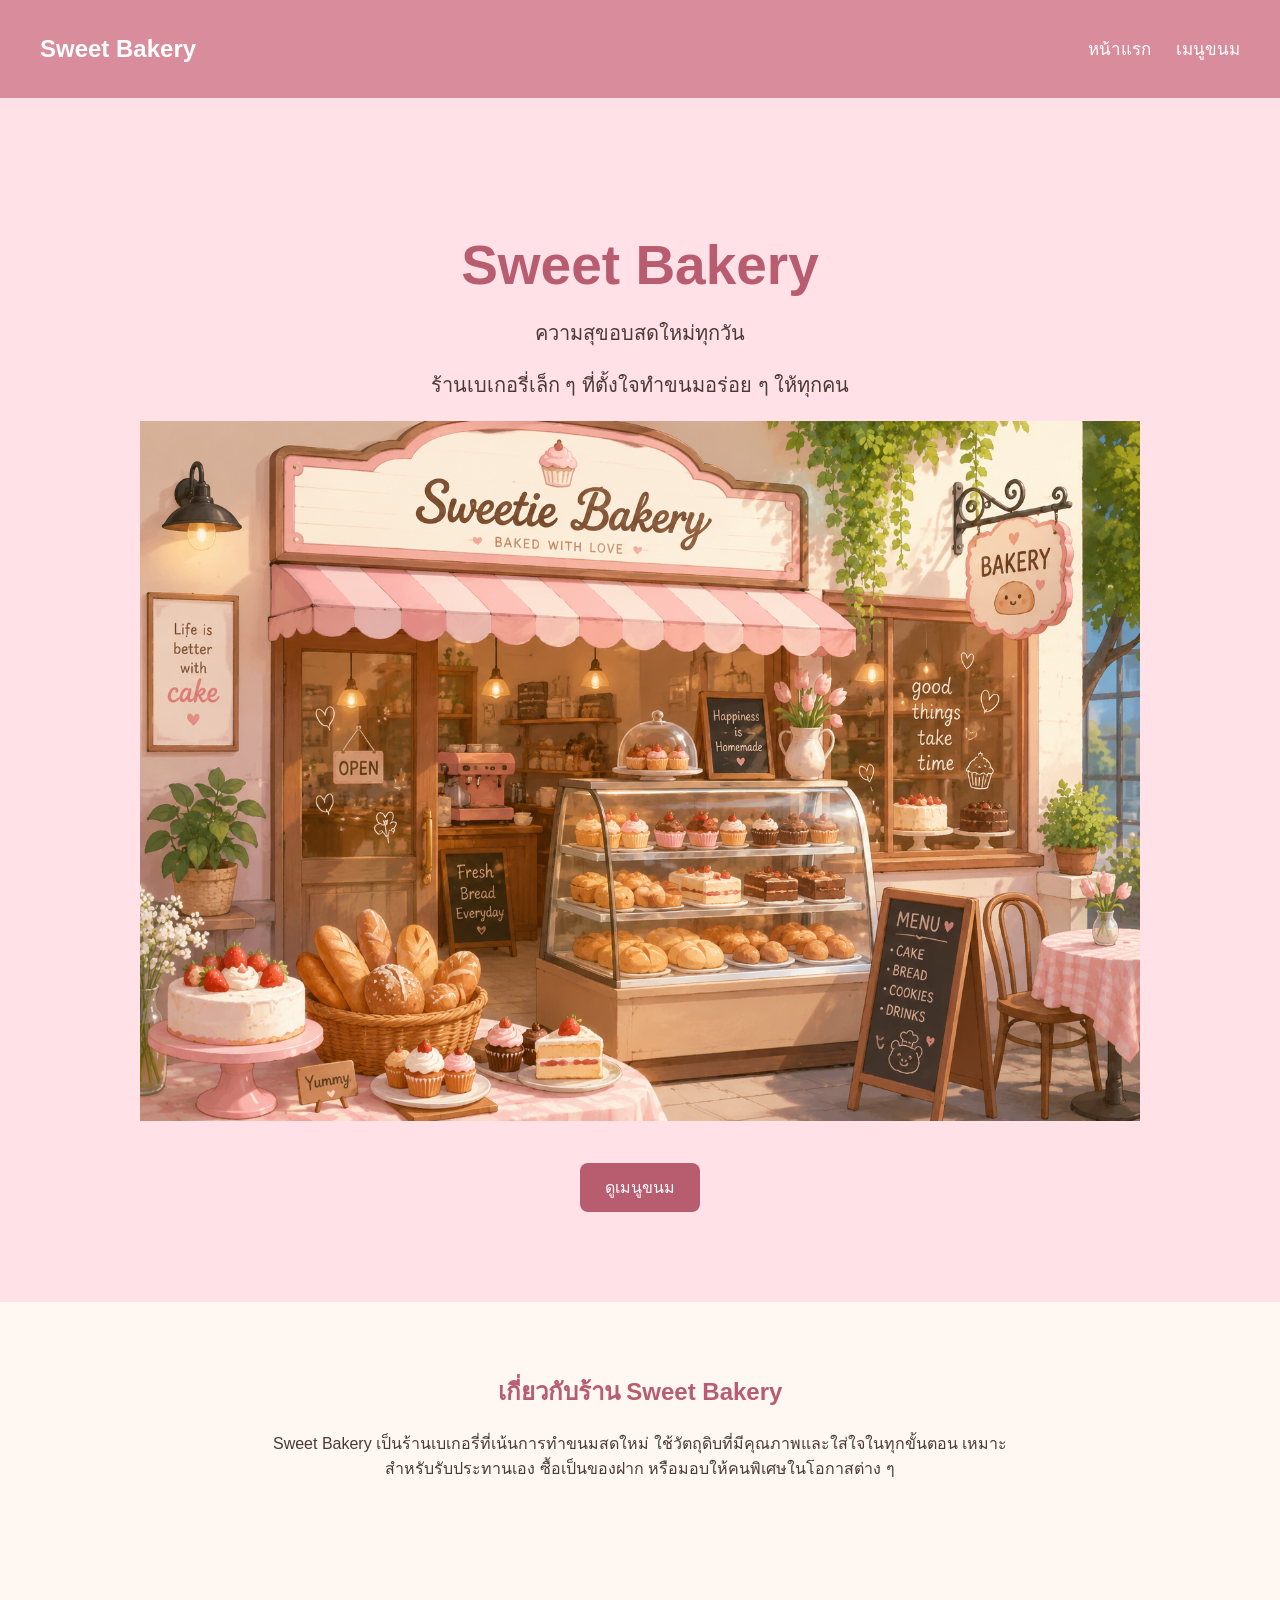
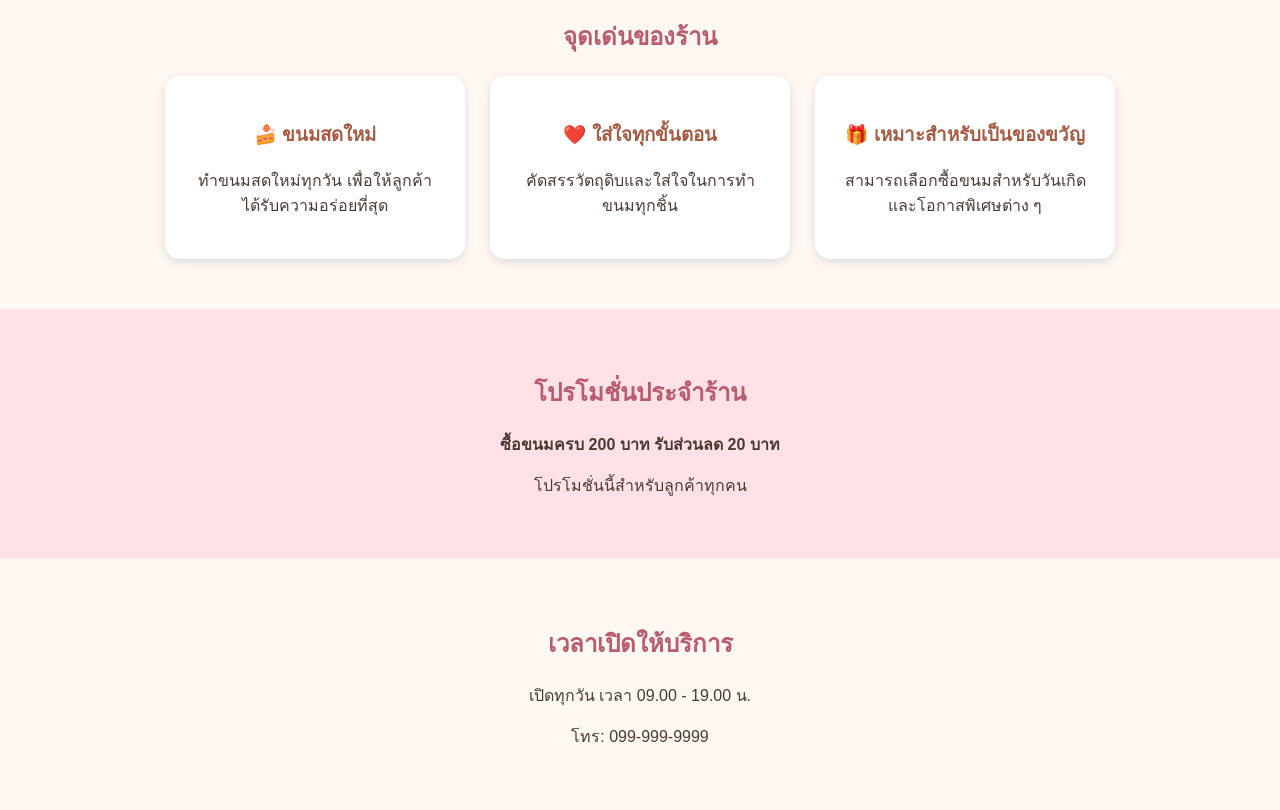
<file: index.html>
<!DOCTYPE html>
<html lang="th">
<head>
    <meta charset="UTF-8">
    <title>Sweet Bakery</title>
    <link rel="stylesheet" href="style.css">
</head>

<body>

    <nav>
        <h2>Sweet Bakery</h2>
        <a href="index.html">หน้าแรก</a>
        <a href="menu.html">เมนูขนม</a>
    </nav>

    <!-- ส่วนแนะนำร้าน -->
    <section class="hero">
        <h1>Sweet Bakery</h1>
        <p>ความสุขอบสดใหม่ทุกวัน</p>
        <p>ร้านเบเกอรี่เล็ก ๆ ที่ตั้งใจทำขนมอร่อย ๆ ให้ทุกคน</p>

        <img src="b.png" width="1000" height="700  alt="ร้าน Sweet Bakery">

        <br><br>

        <a class="button" href="menu.html">ดูเมนูขนม</a>
    </section>

    <!-- เกี่ยวกับร้าน -->
    <section class="about">
        <h2>เกี่ยวกับร้าน Sweet Bakery</h2>

        <p>
            Sweet Bakery เป็นร้านเบเกอรี่ที่เน้นการทำขนมสดใหม่
            ใช้วัตถุดิบที่มีคุณภาพและใส่ใจในทุกขั้นตอน
            เหมาะสำหรับรับประทานเอง ซื้อเป็นของฝาก
            หรือมอบให้คนพิเศษในโอกาสต่าง ๆ
        </p>
    </section>

    <!-- จุดเด่น -->
    <section class="features">

        <h2>จุดเด่นของร้าน</h2>

        <div class="feature-box">

            <div>
                <h3>🍰 ขนมสดใหม่</h3>
                <p>ทำขนมสดใหม่ทุกวัน เพื่อให้ลูกค้าได้รับความอร่อยที่สุด</p>
            </div>

            <div>
                <h3>❤️ ใส่ใจทุกขั้นตอน</h3>
                <p>คัดสรรวัตถุดิบและใส่ใจในการทำขนมทุกชิ้น</p>
            </div>

            <div>
                <h3>🎁 เหมาะสำหรับเป็นของขวัญ</h3>
                <p>สามารถเลือกซื้อขนมสำหรับวันเกิดและโอกาสพิเศษต่าง ๆ</p>
            </div>

        </div>

    </section>

    <!-- โปรโมชั่น -->
    <section class="promotion">
        <h2>โปรโมชั่นประจำร้าน</h2>
        <p class="promo-text"><strong>ซื้อขนมครบ 200 บาท รับส่วนลด 20 บาท</strong></p>
        <p>โปรโมชั่นนี้สำหรับลูกค้าทุกคน</p>
    </section>

    <!-- เวลาเปิดร้าน -->
    <section class="opening">
        <h2>เวลาเปิดให้บริการ</h2>
        <p>เปิดทุกวัน เวลา 09.00 - 19.00 น.</p>
        <p>โทร: 099-999-9999</p>
    </section>

</body>
</html>
</file>
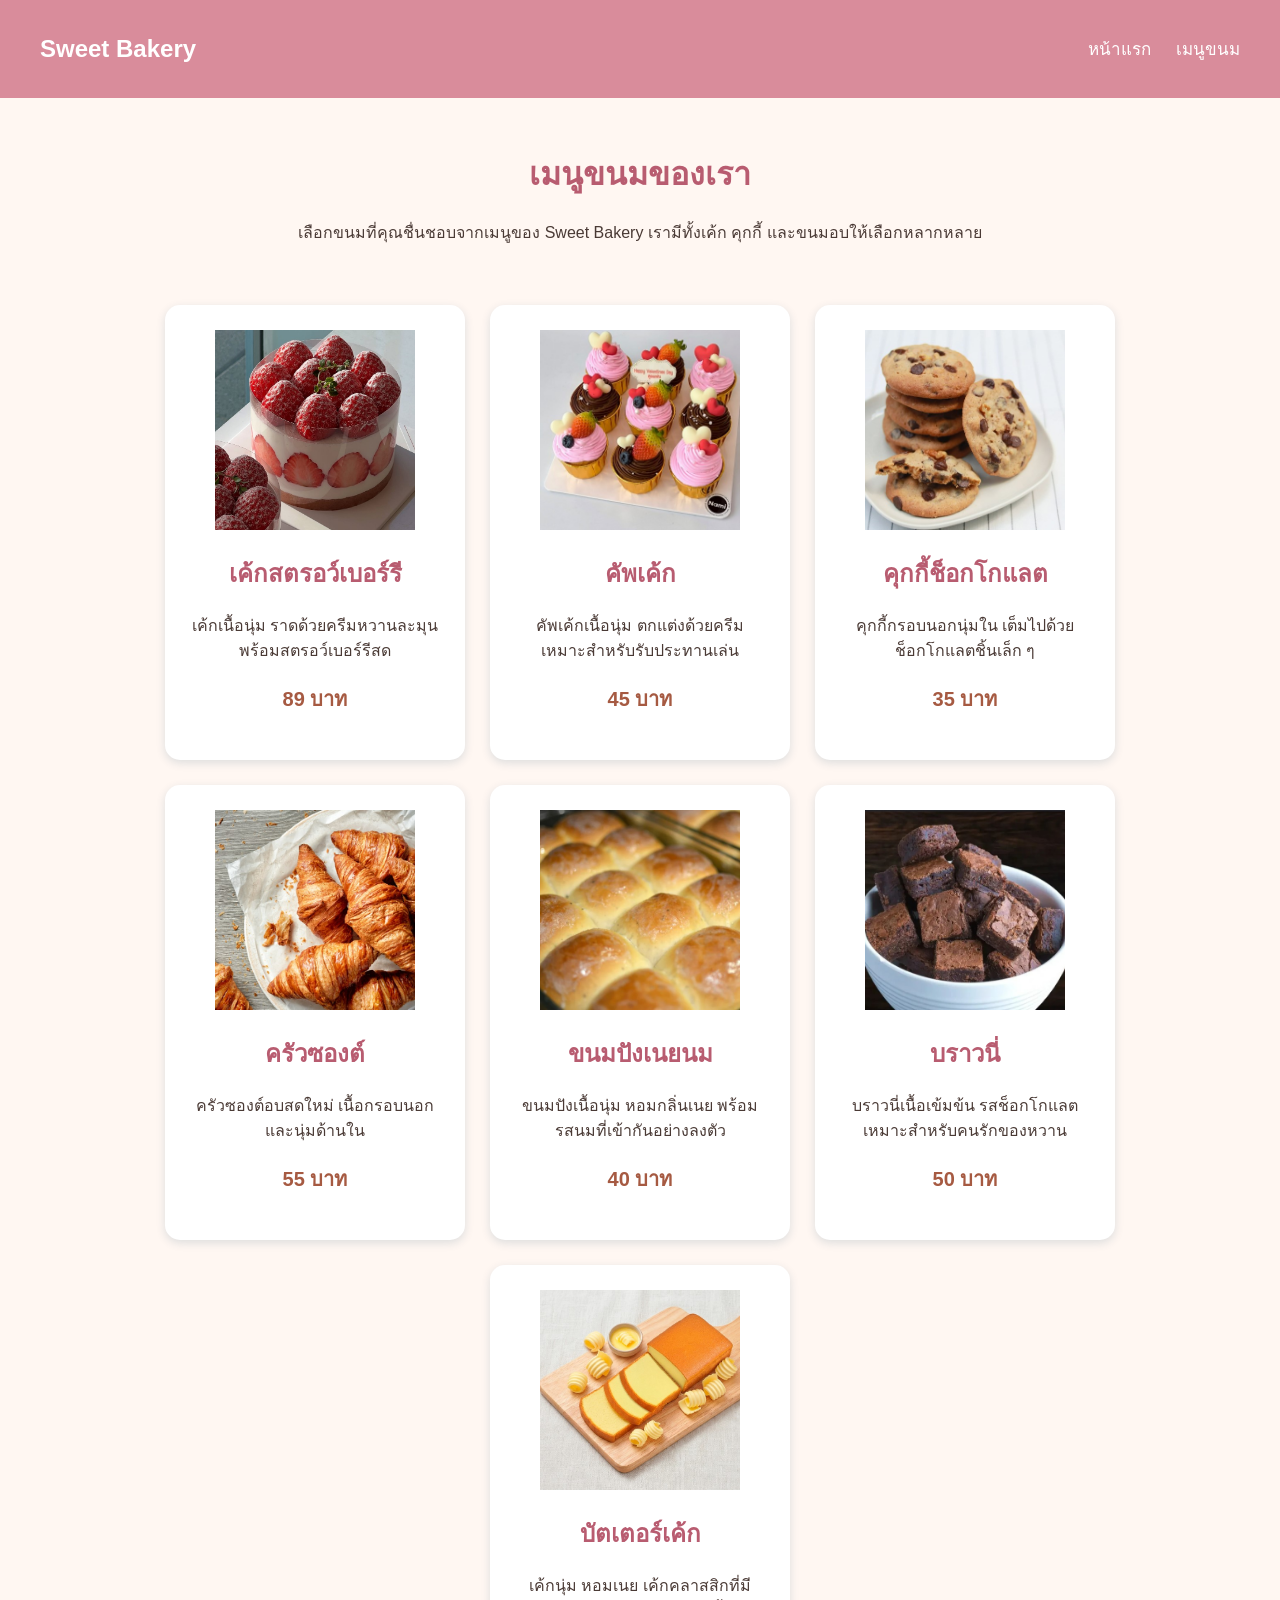
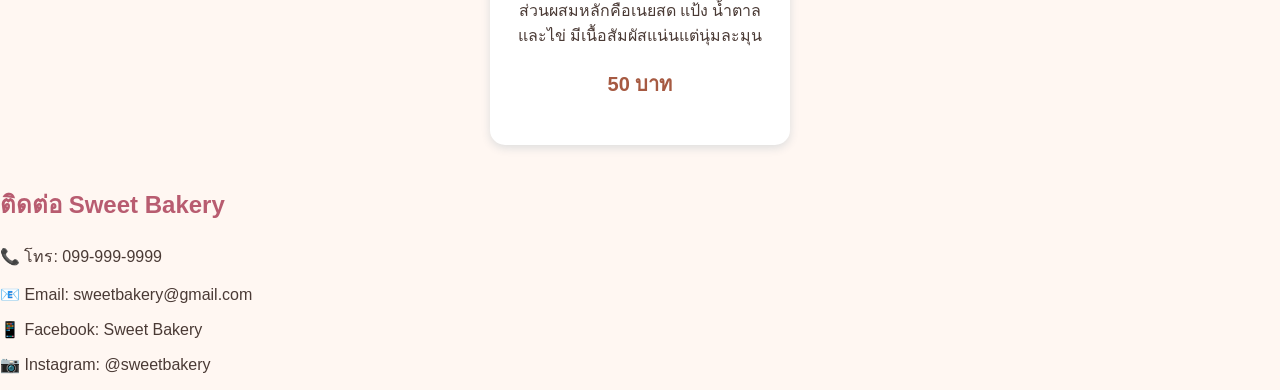
<file: menu.html>
<!DOCTYPE html>
<html lang="th">
<head>
    <meta charset="UTF-8">
    <title>เมนูขนม - Sweet Bakery</title>
    <link rel="stylesheet" href="style.css">
</head>

<body>

    <nav>
        <h2>Sweet Bakery</h2>
        <a href="index.html">หน้าแรก</a>
        <a href="menu.html">เมนูขนม</a>
    </nav>

    <h1 class="title">เมนูขนมของเรา</h1>

    <p class="menu-intro">
        เลือกขนมที่คุณชื่นชอบจากเมนูของ Sweet Bakery
        เรามีทั้งเค้ก คุกกี้ และขนมอบให้เลือกหลากหลาย
    </p>

    <section class="menu">

        <div class="card">
           <img src="K.jpg" width="200" height="200 alt="เค้กสตรอว์เบอร์รี">
            <h2>เค้กสตรอว์เบอร์รี</h2>
            <p>
                เค้กเนื้อนุ่ม ราดด้วยครีมหวานละมุน
                พร้อมสตรอว์เบอร์รีสด
            </p>
            <h3>89 บาท</h3>
        </div>

        <div class="card">
            <img src="kk.jpg" width="200" height="200 alt="คัพเค้ก">
            <h2>คัพเค้ก</h2>
            <p>
                คัพเค้กเนื้อนุ่ม ตกแต่งด้วยครีม
                เหมาะสำหรับรับประทานเล่น
            </p>
            <h3>45 บาท</h3>
        </div>

        <div class="card">
            <img src="g.jpg" width="200" height="200 alt="คุกกี้ช็อกโกแลต">
            <h2>คุกกี้ช็อกโกแลต</h2>
            <p>
                คุกกี้กรอบนอกนุ่มใน
                เต็มไปด้วยช็อกโกแลตชิ้นเล็ก ๆ
            </p>
            <h3>35 บาท</h3>
        </div>

        <div class="card">
            <img src="KS.jpg" width="200" height="200 alt="ครัวซองต์">
            <h2>ครัวซองต์</h2>
            <p>
                ครัวซองต์อบสดใหม่
                เนื้อกรอบนอกและนุ่มด้านใน
            </p>
            <h3>55 บาท</h3>
        </div>

        <div class="card">
           <img src="NN.jpg" width="200" height="200 alt="ขนมปังเนยนม">
            <h2>ขนมปังเนยนม</h2>
            <p>
                ขนมปังเนื้อนุ่ม หอมกลิ่นเนย
                พร้อมรสนมที่เข้ากันอย่างลงตัว
            </p>
            <h3>40 บาท</h3>
        </div>

        <div class="card">
            <img src="bn.jpg" width="200" height="200 alt="บราวนี่">
            <h2>บราวนี่</h2>
            <p>
                บราวนี่เนื้อเข้มข้น
                รสช็อกโกแลต เหมาะสำหรับคนรักของหวาน
            </p>
            <h3>50 บาท</h3>

        </div>
         <div class="card">
            <img src="BK.jpg" width="200" height="200 alt="บัตเตอร์เค้ก">
            <h2>บัตเตอร์เค้ก</h2>
            <p>
               เค้กนุ่ม หอมเนย
               เค้กคลาสสิกที่มีส่วนผสมหลักคือเนยสด แป้ง น้ำตาล และไข่ มีเนื้อสัมผัสแน่นแต่นุ่มละมุน
            </p>
            <h3>50 บาท</h3>
        </div>


    </section>

    <!-- ช่องทางติดต่อ -->
    <section class="contact">

        <h2>ติดต่อ Sweet Bakery</h2>

        <p>📞 โทร: 099-999-9999</p>
        <p>📧 Email: sweetbakery@gmail.com</p>
        <p>📱 Facebook: Sweet Bakery</p>
        <p>📷 Instagram: @sweetbakery</p>

    </section>

</body>
</html>
</file>
<file: style.css>
body {
    margin: 0;
    font-family: Arial, Tahoma, sans-serif;
    background-color: #fff7f2;
    color: #4a3a35;
}

/* Navigation */
nav {
    background-color: #d98c9b;
    padding: 15px 40px;
    display: flex;
    align-items: center;
    gap: 25px;
}

nav h2 {
    color: white;
    margin-right: auto;
}

nav a {
    color: white;
    text-decoration: none;
    font-size: 17px;
}

nav a:hover {
    text-decoration: underline;
}

/* หน้าแรก */
.hero {
    text-align: center;
    padding: 90px 20px;
    background-color: #ffe1e7;
}

.hero h1 {
    font-size: 55px;
    color: #b85c70;
    margin-bottom: 10px;
}

.hero p {
    font-size: 20px;
}

.button {
    display: inline-block;
    margin-top: 20px;
    padding: 12px 25px;
    background-color: #b85c70;
    color: white;
    text-decoration: none;
    border-radius: 8px;
}

/* เกี่ยวกับร้าน */
.about {
    text-align: center;
    padding: 50px 20%;
}

.about h2,
.features h2,
.promotion h2,
.opening h2,
.contact h2 {
    color: #b85c70;
}

/* จุดเด่น */
.features {
    text-align: center;
    padding: 50px 20px;
}

.feature-box {
    display: flex;
    justify-content: center;
    gap: 25px;
}

.feature-box div {
    background-color: white;
    width: 250px;
    padding: 25px;
    border-radius: 15px;
    box-shadow: 0 3px 10px #ddd;
}

.feature-box h3 {
    color: #a65a42;
}

/* โปรโมชั่น */
.promotion {

    text-align: center;

    padding: 45px;

    background-color: #ffe1e7;

}

/* เวลาเปิดร้าน */
.opening {
    text-align: center;
    padding: 45px;
}

/* หน้าเมนู */
.title {
    text-align: center;
    color: #b85c70;
    margin-top: 50px;
}

.menu-intro {
    text-align: center;
    margin: 20px auto 40px;
}

.menu {
    display: flex;
    justify-content: center;
    flex-wrap: wrap;
    gap: 25px;
    padding: 20px 50px;
}

.card {
    background-color: white;
    width: 250px;
    padding: 25px;
    text-align: center;
    border-radius: 15px;
    box-shadow: 0 3px 10px #ddd;
}

.card h2 {
    color: #b85c70;
}

.card h3 {
    color: #a65a42;
    font-size: 20px;
}

.emoji {
    font-size: 60px;
}

/* ติดต่อ */
.contact {
    {
    text-align: center;
    margin-top: 50px;
    padding: 45px;
    background-color: #ffe1e7;
}
</file>
